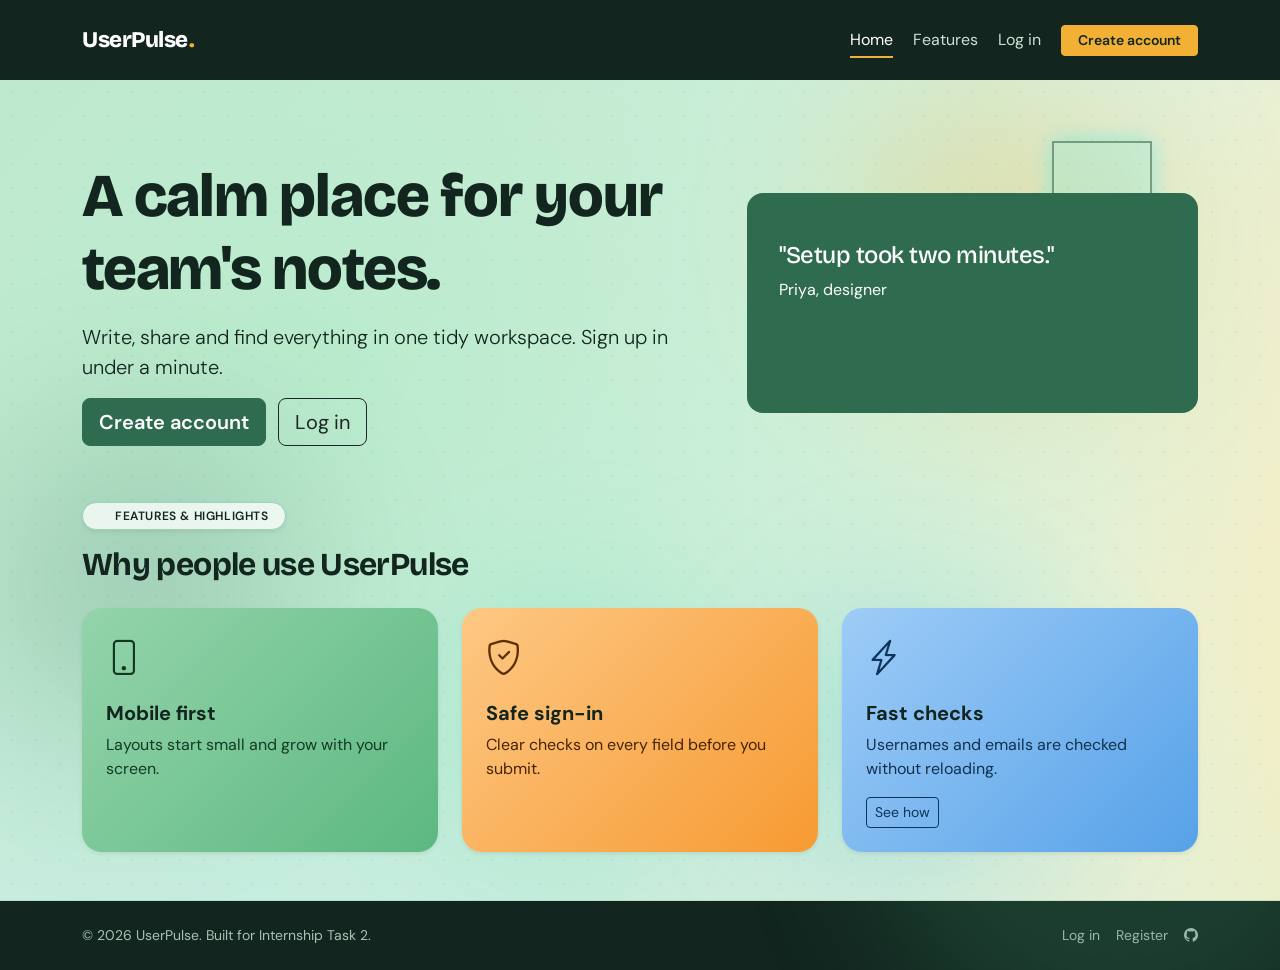
<file: index.html>
<!DOCTYPE html><html lang="en"><head><meta charset="utf-8"><meta name="viewport" content="width=device-width, initial-scale=1">
<link href="https://cdn.jsdelivr.net/npm/bootstrap@5.3.3/dist/css/bootstrap.min.css" rel="stylesheet">
<link href="https://cdn.jsdelivr.net/npm/bootstrap-icons@1.11.3/font/bootstrap-icons.min.css" rel="stylesheet">
<link href="https://fonts.googleapis.com/css2?family=Bricolage+Grotesque:wght@700;800&family=DM+Sans:wght@400;500;600&display=swap" rel="stylesheet">
<link href="css/style.css" rel="stylesheet"><title>User Pulse</title></head>
<body class="d-flex flex-column min-vh-100 bg-animated position-relative">
<div class="bg-shape shape-1"></div>
<div class="bg-shape shape-2"></div>
<div class="bg-shape shape-3"></div>
<div id="navbar"></div>
<main>
<div class="hero-features-merged position-relative overflow-hidden">
  <div class="merged-ambient-orb orb-1"></div>
  <div class="merged-ambient-orb orb-2"></div>
  <div class="merged-ambient-orb orb-3"></div>
  <div class="merged-ambient-orb orb-4"></div>

  <section class="hero position-relative">
    <div class="hero-cube">
      <div class="hero-cube-face"></div><div class="hero-cube-face"></div><div class="hero-cube-face"></div>
      <div class="hero-cube-face"></div><div class="hero-cube-face"></div><div class="hero-cube-face"></div>
    </div>
    <div class="container"><div class="row align-items-center g-4 position-relative z-1">
    <div class="col-lg-7">
      <h1>A calm place for your team's notes.</h1>
      <p class="lead my-3">Write, share and find everything in one tidy workspace. Sign up in under a minute.</p>
      <a href="register.html" class="btn btn-brand btn-lg me-2">Create account</a>
      <a href="login.html" class="btn btn-outline-dark btn-lg">Log in</a>
    </div>
    <div class="col-lg-5 d-none d-lg-block">
      <div id="quotes" class="carousel slide" data-bs-ride="carousel"><div class="carousel-inner">
        <div class="carousel-item active"><h4>"Setup took two minutes."</h4><p class="mb-0">Priya, designer</p></div>
        <div class="carousel-item"><h4>"Finally, notes I can find."</h4><p class="mb-0">Arjun, developer</p></div>
        <div class="carousel-item"><h4>"Works great on my phone."</h4><p class="mb-0">Meera, student</p></div>
      </div></div>
    </div>
  </div></div></section>

  <section id="features" class="container pb-5 pt-3 position-relative z-1">
    <div class="d-inline-flex align-items-center gap-2 px-3 py-1 mb-3 rounded-pill bg-white bg-opacity-75 border border-success-subtle shadow-sm">
      <span class="spinner-grow spinner-grow-sm text-success" role="status" style="width: 8px; height: 8px;"></span>
      <span class="small fw-semibold text-uppercase tracking-wide" style="letter-spacing: 0.05em; font-size: 0.75rem;">Features & Highlights</span>
    </div>
    <h2 class="mb-4 fw-bold">Why people use UserPulse</h2>
    <div class="row g-4">
      <div class="col-12 col-md-6 col-lg-4">
        <div class="card feature-card card-color-1 h-100 p-4 border-0 shadow-sm">
          <div class="feature-icon mb-2"><i class="bi bi-phone"></i></div>
          <h5 class="mt-2 fw-bold">Mobile first</h5>
          <p class="mb-0 text-muted">Layouts start small and grow with your screen.</p>
        </div>
      </div>
      <div class="col-12 col-md-6 col-lg-4">
        <div class="card feature-card card-color-2 h-100 p-4 border-0 shadow-sm">
          <div class="feature-icon mb-2"><i class="bi bi-shield-check"></i></div>
          <h5 class="mt-2 fw-bold">Safe sign-in</h5>
          <p class="mb-0 text-muted">Clear checks on every field before you submit.</p>
        </div>
      </div>
      <div class="col-12 col-md-6 col-lg-4">
        <div class="card feature-card card-color-3 h-100 p-4 border-0 shadow-sm">
          <div class="feature-icon mb-2"><i class="bi bi-lightning-charge"></i></div>
          <h5 class="mt-2 fw-bold">Fast checks</h5>
          <p class="mb-0 text-muted">Usernames and emails are checked without reloading.</p>
          <button class="btn btn-sm btn-outline-dark mt-3 align-self-start" data-bs-toggle="modal" data-bs-target="#demoModal">See how</button>
        </div>
      </div>
    </div>
  </section>
</div>
</main>
<div class="modal fade" id="demoModal" tabindex="-1"><div class="modal-dialog modal-dialog-centered modal-lg"><div class="modal-content ajax-demo-modal p-0">
  <div class="ajax-demo-header">
    <div class="d-flex align-items-center gap-2">
      <span class="ajax-demo-icon"><i class="bi bi-broadcast"></i></span>
      <div>
        <h5 class="mb-0 fw-bold">Live AJAX Availability Check</h5>
        <p class="mb-0 small text-white-50">Type below — the browser queries PHP in the background, no reload needed.</p>
      </div>
    </div>
    <button type="button" class="btn-close btn-close-white" data-bs-dismiss="modal" aria-label="Close"></button>
  </div>
  <div class="ajax-demo-body">
    <div class="row g-4">

      <div class="col-12 col-sm-6">
        <label class="form-label fw-semibold" for="demoUsername"><i class="bi bi-person me-1"></i>Username</label>
        <input class="form-control" id="demoUsername" placeholder="e.g. admin" autocomplete="off">
        <div class="check-msg mt-1" id="demoUsernameMsg"></div>
      </div>

      <div class="col-12 col-sm-6">
        <label class="form-label fw-semibold" for="demoEmail"><i class="bi bi-envelope me-1"></i>Email</label>
        <input class="form-control" id="demoEmail" placeholder="e.g. test@example.com" autocomplete="off">
        <div class="check-msg mt-1" id="demoEmailMsg"></div>
      </div>
    </div>

    <div class="ajax-demo-hints mt-3">
      <span class="small fw-semibold text-muted me-1">Try these:</span>
      <button class="chip chip-taken" data-target="demoUsername" data-value="admin">admin</button>
      <button class="chip chip-taken" data-target="demoUsername" data-value="subha">subha</button>
      <button class="chip chip-free" data-target="demoUsername" data-value="john_doe">john_doe</button>
      <button class="chip chip-taken" data-target="demoEmail" data-value="test@example.com">test@example.com</button>
      <button class="chip chip-free" data-target="demoEmail" data-value="hello@gmail.com">hello@gmail.com</button>
    </div>

    <div class="ajax-log-wrap mt-4">
      <div class="d-flex align-items-center gap-2 mb-2">
        <i class="bi bi-terminal-fill text-muted"></i>
        <span class="small fw-semibold text-muted text-uppercase" style="letter-spacing:.05em">Network Log</span>
        <button class="btn btn-sm btn-outline-secondary py-0 px-2 ms-auto" id="clearLog" style="font-size:.7rem">Clear</button>
      </div>
      <div class="ajax-log" id="ajaxLog"><span class="text-muted fst-italic">Waiting for a check…</span></div>
    </div>
  </div>
  <div class="ajax-demo-footer">
    <span class="small text-muted"><i class="bi bi-info-circle me-1"></i>Falls back to client-side dummy data when PHP is unavailable.</span>
    <a class="btn btn-brand btn-sm" href="register.html">Go to Register <i class="bi bi-arrow-right"></i></a>
  </div>
</div></div></div>
<div id="footer"></div>

<script src="https://cdn.jsdelivr.net/npm/bootstrap@5.3.3/dist/js/bootstrap.bundle.min.js"></script>
<script src="js/components.js"></script>
<script src="js/main.js"></script>

</body></html>
</file>
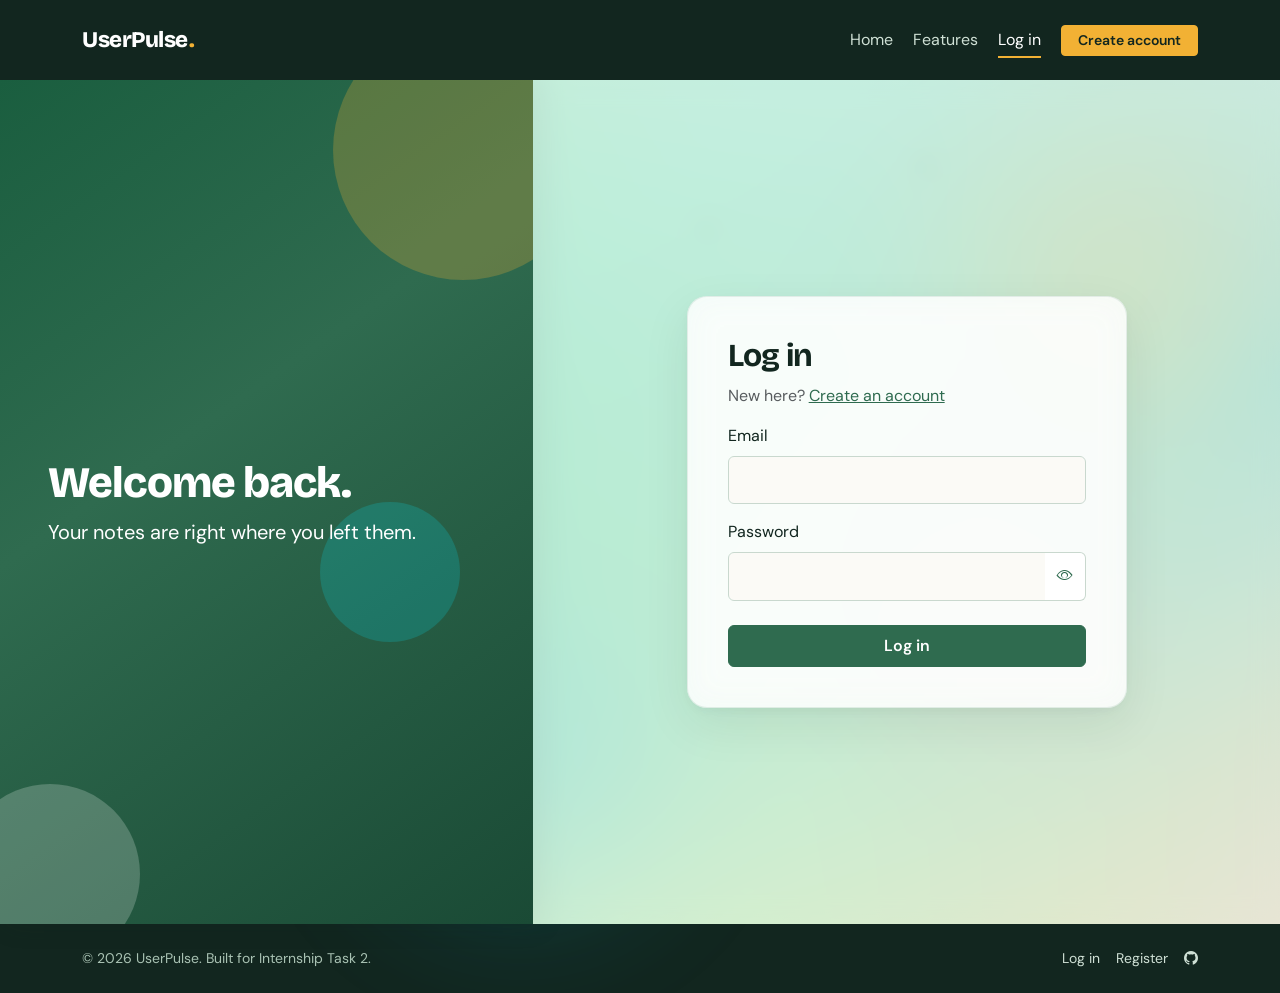
<file: login.html>
<!DOCTYPE html><html lang="en"><head><meta charset="utf-8"><meta name="viewport" content="width=device-width, initial-scale=1">
<link href="https://cdn.jsdelivr.net/npm/bootstrap@5.3.3/dist/css/bootstrap.min.css" rel="stylesheet">
<link href="https://cdn.jsdelivr.net/npm/bootstrap-icons@1.11.3/font/bootstrap-icons.min.css" rel="stylesheet">
<link href="https://fonts.googleapis.com/css2?family=Bricolage+Grotesque:wght@700;800&family=DM+Sans:wght@400;500;600&display=swap" rel="stylesheet">
<link href="css/style.css" rel="stylesheet"><title>UserPulse: Log in</title></head>
<body class="d-flex flex-column min-vh-100 login-page">

<div class="login-bg-shape login-shape-1"></div>
<div class="login-bg-shape login-shape-2"></div>
<div class="login-bg-shape login-shape-3"></div>
<div class="login-bg-shape login-shape-4"></div>

<div class="login-particle p1"></div>
<div class="login-particle p2"></div>
<div class="login-particle p3"></div>
<div class="login-particle p4"></div>
<div class="login-particle p5"></div>
<div class="login-particle p6"></div>

<div id="navbar"></div>
<main class="auth-wrap row g-0 flex-grow-1 position-relative z-1">
  <aside class="auth-side col-md-5 d-none d-md-flex flex-column justify-content-center p-5">
    <span class="blob b1"></span><span class="blob b2"></span>
    <span class="blob b3"></span>
    <h2 class="position-relative">Welcome back.</h2>
    <p class="position-relative fs-5 mb-0">Your notes are right where you left them.</p>
  </aside>
  <section class="col-12 col-md-7 d-flex align-items-center justify-content-center p-4 login-form-section">
    <div class="auth-card">
      <h1 class="h2 fw-bold">Log in</h1>
      <p class="text-muted">New here? <a href="register.html">Create an account</a></p>
      <form id="loginForm" novalidate>
        <div class="mb-3"><label class="form-label" for="email">Email</label>
          <input class="form-control" id="email" name="email" type="email" autocomplete="email">
          <div class="invalid-feedback"></div></div>
        <div class="mb-3"><label class="form-label" for="password">Password</label>
          <div class="input-group has-validation">
            <input class="form-control" id="password" name="password" type="password" autocomplete="current-password">
            <button class="btn btn-eye" type="button" data-toggle-password="password" aria-label="Show password"><i class="bi bi-eye"></i></button>
            <div class="invalid-feedback"></div></div></div>
        <button class="btn btn-brand w-100 py-2 mt-2" type="submit">Log in</button>
      </form>
    </div>
  </section>
</main>
<div class="modal fade" id="successModal" tabindex="-1"><div class="modal-dialog modal-dialog-centered"><div class="modal-content text-center p-4">
<i class="bi bi-check-circle-fill display-4 text-success"></i><h4 class="mt-2">Login Successfully</h4>
<button class="btn btn-brand" data-bs-dismiss="modal">Close</button></div></div></div>
<div id="footer"></div>
<script src="https://cdn.jsdelivr.net/npm/bootstrap@5.3.3/dist/js/bootstrap.bundle.min.js"></script>
<script src="js/components.js"></script>
<script src="js/main.js"></script>
</body></html>
</file>
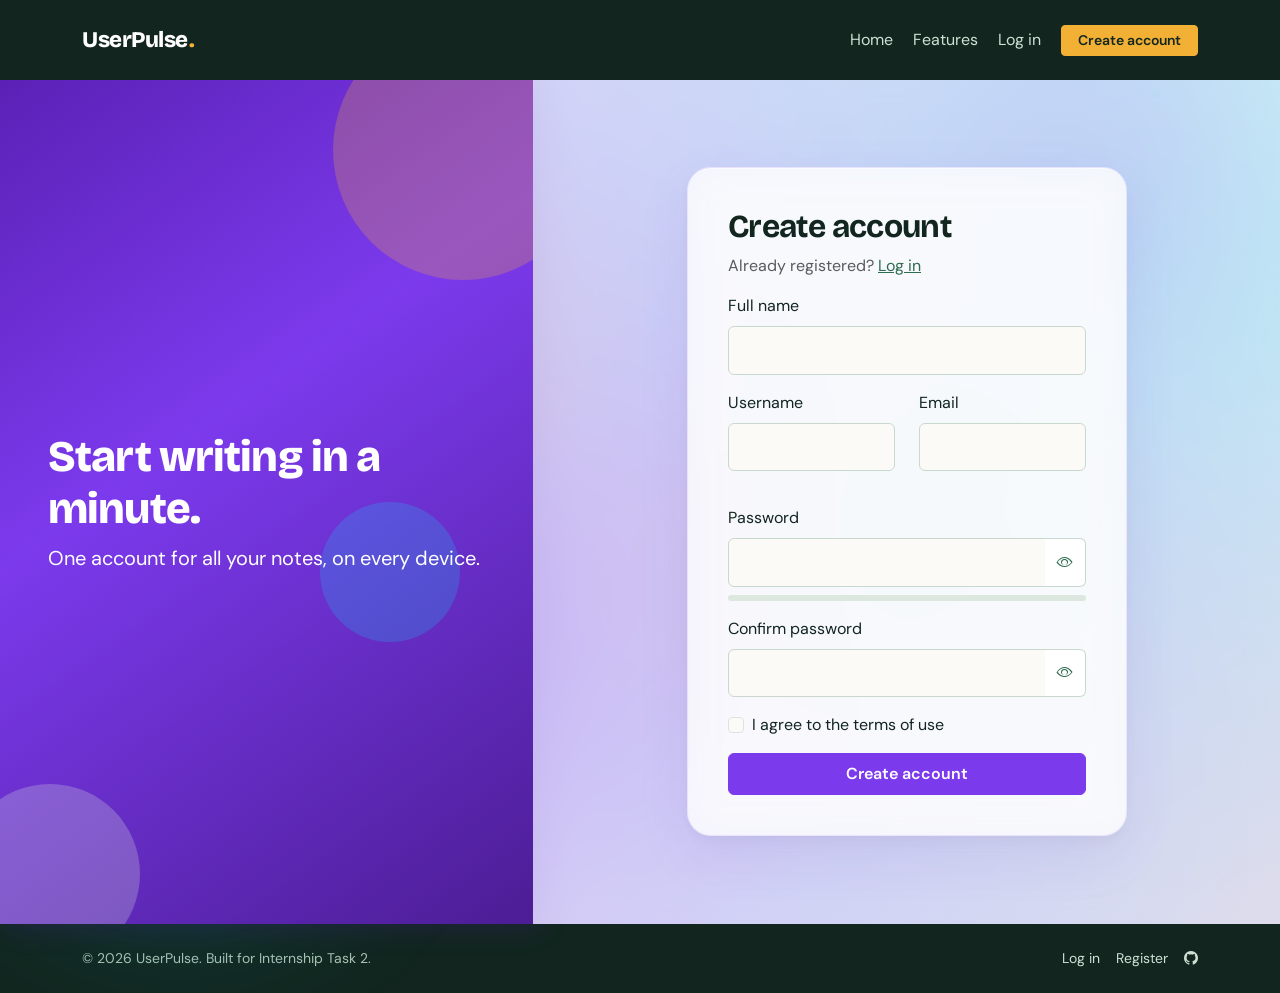
<file: register.html>
<!DOCTYPE html><html lang="en"><head><meta charset="utf-8"><meta name="viewport" content="width=device-width, initial-scale=1">
<link href="https://cdn.jsdelivr.net/npm/bootstrap@5.3.3/dist/css/bootstrap.min.css" rel="stylesheet">
<link href="https://cdn.jsdelivr.net/npm/bootstrap-icons@1.11.3/font/bootstrap-icons.min.css" rel="stylesheet">
<link href="https://fonts.googleapis.com/css2?family=Bricolage+Grotesque:wght@700;800&family=DM+Sans:wght@400;500;600&display=swap" rel="stylesheet">
<link href="css/style.css" rel="stylesheet"><title>UserPulse: Create account</title></head>
<body class="register-page d-flex flex-column min-vh-100">

<span class="register-bg-shape reg-shape-1"></span>
<span class="register-bg-shape reg-shape-2"></span>
<span class="register-bg-shape reg-shape-3"></span>
<span class="register-bg-shape reg-shape-4"></span>
<span class="register-bg-shape reg-shape-5"></span>

<span class="register-particle rp1"></span>
<span class="register-particle rp2"></span>
<span class="register-particle rp3"></span>
<span class="register-particle rp4"></span>
<span class="register-particle rp5"></span>
<span class="register-particle rp6"></span>
<span class="register-particle rp7"></span>

<div id="navbar"></div>
<main class="auth-wrap row g-0 flex-grow-1">
  <aside class="auth-side col-md-5 d-none d-md-flex flex-column justify-content-center p-5">
    <span class="blob b1"></span><span class="blob b2"></span><span class="blob b3"></span>
    <h2 class="position-relative">Start writing in a minute.</h2>
    <p class="position-relative fs-5 mb-0">One account for all your notes, on every device.</p>
  </aside>
  <section class="register-form-section col-12 col-md-7 d-flex align-items-center justify-content-center p-4">
    <div class="auth-card">
      <h1 class="h2 fw-bold">Create account</h1>
      <p class="text-muted">Already registered? <a href="login.html">Log in</a></p>
      <form id="registerForm" novalidate>
        <div class="mb-3"><label class="form-label" for="fullname">Full name</label>
          <input class="form-control" id="fullname" name="fullname" autocomplete="name"><div class="invalid-feedback"></div></div>
        <div class="row">
          <div class="col-12 col-sm-6 mb-3"><label class="form-label" for="username">Username</label>
            <input class="form-control" id="username" name="username" autocomplete="username"><div class="invalid-feedback"></div>
            <div class="check-msg" id="usernameMsg"></div></div>
          <div class="col-12 col-sm-6 mb-3"><label class="form-label" for="email">Email</label>
            <input class="form-control" id="email" name="email" type="email" autocomplete="email"><div class="invalid-feedback"></div>
            <div class="check-msg" id="emailMsg"></div></div>
        </div>
        <div class="mb-3"><label class="form-label" for="regPass">Password</label>
          <div class="input-group has-validation">
            <input class="form-control" id="regPass" name="password" type="password" autocomplete="new-password">
            <button class="btn btn-eye" type="button" data-toggle-password="regPass" aria-label="Show password"><i class="bi bi-eye"></i></button>
            <div class="invalid-feedback"></div></div>
          <div class="strength mt-2"><div id="strengthBar"></div></div></div>
        <div class="mb-3"><label class="form-label" for="confirm">Confirm password</label>
          <div class="input-group has-validation">
            <input class="form-control" id="confirm" name="confirm" type="password" autocomplete="new-password">
            <button class="btn btn-eye" type="button" data-toggle-password="confirm" aria-label="Show password"><i class="bi bi-eye"></i></button>
            <div class="invalid-feedback"></div></div></div>
        <div class="form-check mb-3">
          <input class="form-check-input" type="checkbox" id="terms" name="terms">
          <label class="form-check-label" for="terms">I agree to the terms of use</label>
          <div class="invalid-feedback">Accept the terms to continue.</div></div>
        <button class="btn btn-brand w-100 py-2" type="submit">Create account</button>
      </form>
    </div>
  </section>
</main>
<div class="modal fade" id="successModal" tabindex="-1"><div class="modal-dialog modal-dialog-centered"><div class="modal-content text-center p-4">
<i class="bi bi-check-circle-fill display-4 text-success"></i><h4 class="mt-2"> Successfully! Create Your Account</h4>
<button class="btn btn-brand" data-bs-dismiss="modal">Close</button></div></div></div>
<div id="footer"></div>
<script src="https://cdn.jsdelivr.net/npm/bootstrap@5.3.3/dist/js/bootstrap.bundle.min.js"></script>
<script src="js/components.js"></script>
<script src="js/main.js"></script>
</body></html>
</file>
<file: css/style.css>
:root{
  --ink:#12261F; --moss:#2F6B4F; --sage:#DCE8DF; --saffron:#F2B134; --paper:#FBFAF6;
  --bs-primary:var(--moss); --bs-primary-rgb:47,107,79;
  --bs-body-bg:var(--paper); --bs-body-color:var(--ink);
  --bs-body-font-family:'DM Sans',system-ui,sans-serif;
}
html{scroll-behavior:smooth}
h1,h2,h3,h4,.brand{font-family:'Bricolage Grotesque',sans-serif;letter-spacing:-.02em}
.btn-brand{--bs-btn-bg:var(--moss);--bs-btn-border-color:var(--moss);--bs-btn-color:#fff;
  --bs-btn-hover-bg:var(--ink);--bs-btn-hover-border-color:var(--ink);--bs-btn-hover-color:#fff;
  --bs-btn-active-bg:var(--ink);--bs-btn-active-border-color:var(--ink);--bs-btn-active-color:#fff;
  font-weight:600;transition:transform .2s,box-shadow .2s}
.btn-brand:hover{transform:translateY(-2px);box-shadow:0 8px 18px rgba(18,38,31,.22)}
.btn-saffron{background:var(--saffron);border-color:var(--saffron);color:var(--ink);font-weight:600}
.btn-saffron:hover{background:#e0a021;color:var(--ink)}
a{color:var(--moss)} a:hover{color:var(--ink)}
:focus-visible{outline:3px solid var(--saffron);outline-offset:2px}

.site-nav{height: 80px;}
.site-nav{background:var(--ink)}
.site-nav .nav-link{color:#cfe0d5;position:relative}
.site-nav .nav-link::after{content:"";position:absolute;left:.5rem;right:.5rem;bottom:2px;height:2px;
  background:var(--saffron);transform:scaleX(0);transition:transform .25s}
.site-nav .nav-link:hover::after,.site-nav .nav-link.active::after{transform:scaleX(1)}
.brand {
  color: #fff;
  font-weight: 800;
  font-size: 1.4rem;
  text-decoration: none;
  display: inline-flex;
  align-items: center;
  position: relative;
  transition: transform 0.3s cubic-bezier(0.34, 1.56, 0.64, 1), text-shadow 0.3s ease, letter-spacing 0.3s ease;
}

.brand span {
  color: var(--saffron);
  display: inline-block;
  margin-left: 1px;
  transition: transform 0.35s cubic-bezier(0.34, 1.56, 0.64, 1), color 0.3s ease, filter 0.35s ease;
}

.brand:hover,
.brand:focus-visible {
  color: #fff;
  text-decoration: none;
  transform: translateY(-2px) scale(1.03);
  text-shadow: 0 0 16px rgba(255, 255, 255, 0.45), 0 0 24px rgba(242, 177, 52, 0.35);
  letter-spacing: 0.01em;
}

.brand:hover span,
.brand:focus-visible span {
  color: #ffd166;
  transform: translateY(-3px) scale(1.4) rotate(12deg);
  filter: drop-shadow(0 0 10px rgba(242, 177, 52, 0.9)) drop-shadow(0 0 16px rgba(242, 177, 52, 0.6));
}

.brand:active {
  transform: translateY(0) scale(0.98);
}
.site-footer{background:var(--ink);color:#a9c2b3}
.site-footer a{color:#cfe0d5;text-decoration:none}.site-footer a:hover{color:var(--saffron)}

.hero-features-merged {
  background: 
    radial-gradient(circle at 12% 18%, rgba(184, 235, 204, 0.95) 0%, transparent 40%),
    radial-gradient(circle at 88% 12%, rgba(254, 222, 148, 0.9) 0%, transparent 45%),
    radial-gradient(circle at 82% 85%, rgba(167, 243, 208, 0.85) 0%, transparent 50%),
    radial-gradient(circle at 18% 85%, rgba(186, 230, 253, 0.85) 0%, transparent 45%),
    linear-gradient(135deg, #c7e5d1 0%, #e1f4e7 25%, #fef0c7 50%, #ccecd6 75%, #bee0cb 100%);
  background-size: 200% 200%;
  animation: mergedGradientFlow 14s ease-in-out infinite;
  position: relative;
  overflow: hidden;
  border-bottom: 1px solid rgba(47, 107, 79, 0.12);
  transition: background 0.6s ease;
}
.hero-features-merged::before {
  content: "";
  position: absolute;
  inset: 0;
  background-image: radial-gradient(rgba(18, 38, 31, 0.05) 1.2px, transparent 1.2px);
  background-size: 24px 24px;
  pointer-events: none;
  z-index: 0;
}
@keyframes mergedGradientFlow {
  0% { background-position: 0% 50%; }
  50% { background-position: 100% 50%; }
  100% { background-position: 0% 50%; }
}

.merged-ambient-orb {
  position: absolute;
  border-radius: 50%;
  filter: blur(65px);
  pointer-events: none;
  z-index: 0;
  opacity: 0.6;
  transition: background 0.6s ease, opacity 0.6s ease;
  animation: floatMergedOrb 16s infinite alternate ease-in-out;
}
.orb-1 {
  width: 480px;
  height: 480px;
  background: radial-gradient(circle, rgba(242, 177, 52, 0.6) 0%, rgba(242, 177, 52, 0) 70%);
  top: -90px;
  right: 3%;
}
.orb-2 {
  width: 520px;
  height: 520px;
  background: radial-gradient(circle, rgba(47, 107, 79, 0.45) 0%, rgba(47, 107, 79, 0) 70%);
  top: 30%;
  left: -120px;
  animation-delay: -5s;
  animation-duration: 20s;
}
.orb-3 {
  width: 420px;
  height: 420px;
  background: radial-gradient(circle, rgba(6, 182, 212, 0.45) 0%, rgba(6, 182, 212, 0) 70%);
  bottom: -50px;
  right: 12%;
  animation-delay: -10s;
  animation-duration: 18s;
}
.orb-4 {
  width: 380px;
  height: 380px;
  background: radial-gradient(circle, rgba(52, 211, 153, 0.5) 0%, rgba(52, 211, 153, 0) 70%);
  top: 55%;
  left: 30%;
  animation-delay: -7s;
  animation-duration: 22s;
}
@keyframes floatMergedOrb {
  0% { transform: translate(0, 0) scale(1); }
  50% { transform: translate(60px, -45px) scale(1.15); }
  100% { transform: translate(-45px, 60px) scale(0.9); }
}

.hero {
  background: transparent;
  padding: 5rem 0 2.5rem;
}
.hero h1{font-size:clamp(2.2rem,6vw,3.8rem);font-weight:800}

.feature-card {
  border-radius: 1.25rem;
  transition: transform .35s cubic-bezier(0.2, 0.8, 0.2, 1), box-shadow .35s ease, border-color .35s ease;
  backdrop-filter: blur(8px);
}
.feature-card:hover {
  transform: translateY(-8px) scale(1.02);
  box-shadow: 0 18px 36px rgba(18, 38, 31, .14);
}
.feature-card .feature-icon i {
  font-size: 2.2rem;
  color: var(--moss);
  display: inline-block;
  transition: transform .35s cubic-bezier(0.34, 1.56, 0.64, 1);
}
.feature-card:hover .feature-icon i {
  transform: scale(1.2) rotate(6deg);
}
.carousel-item{min-height:220px;background:var(--moss);color:#fff;border-radius:1rem;padding:3rem 2rem}

.auth-wrap{min-height:calc(100vh - 56px)}
.auth-side{background:var(--moss);color:#fff;position:relative;overflow:hidden}
.auth-side h2{font-size:clamp(2rem,3.4vw,3rem);font-weight:800}
.blob{position:absolute;border-radius:50%;opacity:.25;animation:float 9s ease-in-out infinite}
.blob.b1{width:260px;height:260px;background:var(--saffron);top:-60px;right:-60px}
.blob.b2{width:180px;height:180px;background:var(--sage);bottom:-40px;left:-40px;animation-delay:-4s}
.blob.b3{width:140px;height:140px;background:#00e5ff;top:50%;left:60%;opacity:0.18;animation-delay:-7s}
@keyframes float{50%{transform:translateY(24px) scale(1.06)}}
.auth-card{max-width:440px;width:100%;animation:rise .6s cubic-bezier(.2,.8,.2,1) both}
@keyframes rise{from{opacity:0;transform:translateY(24px)}to{opacity:1;transform:none}}
.form-control{padding:.7rem .9rem;border-color:#c9d8ce;transition:border-color .2s,box-shadow .2s}
.form-control:focus{border-color:var(--moss);box-shadow:0 0 0 .22rem rgba(47,107,79,.18)}
.input-group .btn-eye{border:1px solid #c9d8ce;border-left:0;background:#fff;color:var(--moss)}
.shake{animation:shake .4s}
@keyframes shake{20%,60%{transform:translateX(-7px)}40%,80%{transform:translateX(7px)}}
.strength{height:6px;background:var(--sage);border-radius:3px;overflow:hidden}
.strength>div{height:100%;width:0;transition:width .3s,background .3s}
.check-msg{font-size:.85rem;min-height:1.2rem}

.login-page {
  background:
    radial-gradient(circle at 10% 20%, rgba(52, 211, 153, 0.85) 0%, transparent 30%),
    radial-gradient(circle at 90% 15%, rgba(251, 191, 36, 0.8) 0%, transparent 35%),
    radial-gradient(circle at 85% 80%, rgba(56, 189, 248, 0.8) 0%, transparent 35%),
    radial-gradient(circle at 15% 85%, rgba(74, 222, 128, 0.75) 0%, transparent 30%),
    radial-gradient(circle at 50% 50%, rgba(253, 164, 175, 0.55) 0%, transparent 45%),
    radial-gradient(circle at 40% 15%, rgba(6, 182, 212, 0.6) 0%, transparent 30%),
    linear-gradient(135deg, #b8e5c8 0%, #d4f5df 15%, #fde68a 35%, #bae6fd 55%, #bbf7d0 75%, #c7e5d1 100%);
  background-size: 250% 250%;
  animation: loginGradient 14s ease-in-out infinite;
  position: relative;
  overflow-x: hidden;
}
.login-page::before {
  content: "";
  position: fixed;
  inset: 0;
  background-image: radial-gradient(rgba(18, 38, 31, 0.05) 1.2px, transparent 1.2px);
  background-size: 22px 22px;
  pointer-events: none;
  z-index: 0;
}
@keyframes loginGradient {
  0% { background-position: 0% 50%; }
  50% { background-position: 100% 50%; }
  100% { background-position: 0% 50%; }
}

.login-bg-shape {
  position: fixed;
  border-radius: 50%;
  filter: blur(65px);
  pointer-events: none;
  z-index: 0;
  opacity: 0;
  animation: loginShapeIn 1.2s ease-out forwards, loginShapeFloat 18s ease-in-out infinite alternate;
}
.login-shape-1 {
  width: 450px;
  height: 450px;
  background: radial-gradient(circle, rgba(47, 107, 79, 0.7) 0%, transparent 70%);
  top: -80px;
  left: -60px;
  animation-delay: 0s, 0s;
}
.login-shape-2 {
  width: 480px;
  height: 480px;
  background: radial-gradient(circle, rgba(242, 177, 52, 0.65) 0%, transparent 70%);
  top: 5%;
  right: -80px;
  animation-delay: 0.2s, -4s;
}
.login-shape-3 {
  width: 400px;
  height: 400px;
  background: radial-gradient(circle, rgba(6, 182, 212, 0.6) 0%, transparent 70%);
  bottom: -60px;
  left: 25%;
  animation-delay: 0.4s, -8s;
}
.login-shape-4 {
  width: 360px;
  height: 360px;
  background: radial-gradient(circle, rgba(251, 113, 133, 0.5) 0%, transparent 70%);
  bottom: 15%;
  right: 10%;
  animation-delay: 0.6s, -12s;
}
@keyframes loginShapeIn {
  from { opacity: 0; transform: scale(0.6); }
  to { opacity: 0.65; transform: scale(1); }
}
@keyframes loginShapeFloat {
  0% { transform: translate(0, 0) scale(1); }
  50% { transform: translate(50px, -35px) scale(1.1); }
  100% { transform: translate(-35px, 50px) scale(0.92); }
}

.login-particle {
  position: fixed;
  border-radius: 50%;
  pointer-events: none;
  z-index: 0;
  opacity: 0;
  animation: particleFadeIn 1s ease-out forwards, particleFloat 12s ease-in-out infinite alternate;
}
.p1 {
  width: 8px; height: 8px;
  background: var(--moss);
  top: 18%; left: 72%;
  animation-delay: 0.8s, 0s;
}
.p2 {
  width: 6px; height: 6px;
  background: var(--saffron);
  top: 35%; left: 85%;
  animation-delay: 1.1s, -2s;
}
.p3 {
  width: 10px; height: 10px;
  background: rgba(6, 182, 212, 0.7);
  top: 65%; left: 78%;
  animation-delay: 1.4s, -4s;
}
.p4 {
  width: 5px; height: 5px;
  background: var(--saffron);
  top: 80%; left: 60%;
  animation-delay: 1.6s, -6s;
}
.p5 {
  width: 7px; height: 7px;
  background: var(--moss);
  top: 25%; left: 55%;
  animation-delay: 1.9s, -3s;
}
.p6 {
  width: 4px; height: 4px;
  background: rgba(52, 211, 153, 0.8);
  top: 50%; left: 92%;
  animation-delay: 2.1s, -5s;
}
@keyframes particleFadeIn {
  from { opacity: 0; transform: scale(0); }
  to { opacity: 0.7; transform: scale(1); }
}
@keyframes particleFloat {
  0% { transform: translate(0, 0); }
  25% { transform: translate(-15px, 20px); }
  50% { transform: translate(10px, -25px); }
  75% { transform: translate(-20px, -10px); }
  100% { transform: translate(15px, 15px); }
}

.login-form-section {
  position: relative;
  background: rgba(251, 250, 246, 0.55);
  backdrop-filter: blur(12px);
  -webkit-backdrop-filter: blur(12px);
}

.login-page .auth-side {
  background: linear-gradient(145deg, #1a5e3f 0%, #2F6B4F 40%, #1a4a35 100%);
  box-shadow: 6px 0 24px rgba(18, 38, 31, 0.2);
}
.login-page .auth-side h2 {
  animation: slideInLeft 0.7s cubic-bezier(0.2, 0.8, 0.2, 1) 0.3s both;
}
.login-page .auth-side p {
  animation: slideInLeft 0.7s cubic-bezier(0.2, 0.8, 0.2, 1) 0.5s both;
}
@keyframes slideInLeft {
  from { opacity: 0; transform: translateX(-30px); }
  to { opacity: 1; transform: translateX(0); }
}

.login-page .auth-card {
  background: rgba(255, 255, 255, 0.8);
  backdrop-filter: blur(16px);
  -webkit-backdrop-filter: blur(16px);
  border: 1px solid rgba(47, 107, 79, 0.1);
  border-radius: 1.25rem;
  padding: 2.5rem;
  box-shadow: 0 16px 48px rgba(18, 38, 31, 0.08), 0 4px 12px rgba(18, 38, 31, 0.04);
  animation: rise 0.6s cubic-bezier(.2,.8,.2,1) 0.2s both;
  transition: box-shadow 0.3s ease, transform 0.3s ease;
}
.login-page .auth-card:hover {
  box-shadow: 0 20px 56px rgba(18, 38, 31, 0.12), 0 6px 16px rgba(18, 38, 31, 0.06);
  transform: translateY(-2px);
}

.login-page .auth-card h1 {
  animation: fadeSlideUp 0.5s ease-out 0.4s both;
}
.login-page .auth-card > p {
  animation: fadeSlideUp 0.5s ease-out 0.5s both;
}
.login-page .auth-card .mb-3:nth-child(1) {
  animation: fadeSlideUp 0.5s ease-out 0.6s both;
}
.login-page .auth-card .mb-3:nth-child(2) {
  animation: fadeSlideUp 0.5s ease-out 0.7s both;
}
.login-page .auth-card button[type="submit"] {
  animation: fadeSlideUp 0.5s ease-out 0.8s both;
}
@keyframes fadeSlideUp {
  from { opacity: 0; transform: translateY(16px); }
  to { opacity: 1; transform: translateY(0); }
}

.register-page {
  background:
    radial-gradient(circle at 15% 25%, rgba(139, 92, 246, 0.8) 0%, transparent 32%),
    radial-gradient(circle at 85% 18%, rgba(6, 182, 212, 0.75) 0%, transparent 38%),
    radial-gradient(circle at 80% 82%, rgba(52, 211, 153, 0.8) 0%, transparent 35%),
    radial-gradient(circle at 12% 80%, rgba(251, 191, 36, 0.7) 0%, transparent 32%),
    radial-gradient(circle at 50% 45%, rgba(244, 114, 182, 0.5) 0%, transparent 40%),
    radial-gradient(circle at 35% 10%, rgba(34, 211, 238, 0.55) 0%, transparent 30%),
    linear-gradient(135deg, #ddd6fe 0%, #e0f2fe 18%, #ccfbf1 36%, #fef3c7 54%, #ede9fe 72%, #d1fae5 100%);
  background-size: 250% 250%;
  animation: registerGradient 16s ease-in-out infinite;
  position: relative;
  overflow-x: hidden;
}
.register-page::before {
  content: "";
  position: fixed;
  inset: 0;
  background-image: radial-gradient(rgba(88, 28, 135, 0.05) 1.2px, transparent 1.2px);
  background-size: 24px 24px;
  pointer-events: none;
  z-index: 0;
}
@keyframes registerGradient {
  0% { background-position: 0% 50%; }
  33% { background-position: 100% 25%; }
  66% { background-position: 50% 100%; }
  100% { background-position: 0% 50%; }
}

.register-bg-shape {
  position: fixed;
  border-radius: 50%;
  filter: blur(70px);
  pointer-events: none;
  z-index: 0;
  opacity: 0;
  animation: regShapeIn 1s ease-out forwards, regShapeFloat 20s ease-in-out infinite alternate;
}
.reg-shape-1 {
  width: 460px;
  height: 460px;
  background: radial-gradient(circle, rgba(139, 92, 246, 0.65) 0%, transparent 70%);
  top: -90px;
  right: -50px;
  animation-delay: 0s, 0s;
}
.reg-shape-2 {
  width: 500px;
  height: 500px;
  background: radial-gradient(circle, rgba(6, 182, 212, 0.6) 0%, transparent 70%);
  bottom: -80px;
  left: -70px;
  animation-delay: 0.25s, -5s;
}
.reg-shape-3 {
  width: 380px;
  height: 380px;
  background: radial-gradient(circle, rgba(52, 211, 153, 0.55) 0%, transparent 70%);
  top: 40%;
  right: 15%;
  animation-delay: 0.5s, -10s;
}
.reg-shape-4 {
  width: 340px;
  height: 340px;
  background: radial-gradient(circle, rgba(251, 191, 36, 0.5) 0%, transparent 70%);
  top: 20%;
  left: 20%;
  animation-delay: 0.7s, -7s;
}
.reg-shape-5 {
  width: 300px;
  height: 300px;
  background: radial-gradient(circle, rgba(244, 114, 182, 0.45) 0%, transparent 70%);
  bottom: 20%;
  right: 35%;
  animation-delay: 0.9s, -13s;
}
@keyframes regShapeIn {
  from { opacity: 0; transform: scale(0.5) rotate(-10deg); }
  to { opacity: 0.6; transform: scale(1) rotate(0deg); }
}
@keyframes regShapeFloat {
  0% { transform: translate(0, 0) scale(1) rotate(0deg); }
  33% { transform: translate(40px, -55px) scale(1.12) rotate(3deg); }
  66% { transform: translate(-50px, 30px) scale(0.95) rotate(-2deg); }
  100% { transform: translate(30px, 45px) scale(1.05) rotate(1deg); }
}

.register-particle {
  position: fixed;
  border-radius: 50%;
  pointer-events: none;
  z-index: 0;
  opacity: 0;
  animation: regParticleIn 0.8s ease-out forwards, regParticleFloat 14s ease-in-out infinite alternate;
}
.rp1 {
  width: 9px; height: 9px;
  background: rgba(139, 92, 246, 0.8);
  top: 15%; left: 65%;
  animation-delay: 0.6s, 0s;
}
.rp2 {
  width: 6px; height: 6px;
  background: rgba(6, 182, 212, 0.8);
  top: 28%; left: 82%;
  animation-delay: 0.9s, -2s;
}
.rp3 {
  width: 11px; height: 11px;
  background: rgba(52, 211, 153, 0.7);
  top: 58%; left: 75%;
  animation-delay: 1.2s, -4s;
}
.rp4 {
  width: 5px; height: 5px;
  background: rgba(251, 191, 36, 0.85);
  top: 72%; left: 88%;
  animation-delay: 1.5s, -6s;
}
.rp5 {
  width: 7px; height: 7px;
  background: rgba(244, 114, 182, 0.7);
  top: 42%; left: 58%;
  animation-delay: 1.7s, -3s;
}
.rp6 {
  width: 4px; height: 4px;
  background: rgba(139, 92, 246, 0.65);
  top: 85%; left: 70%;
  animation-delay: 2s, -5s;
}
.rp7 {
  width: 8px; height: 8px;
  background: rgba(34, 211, 238, 0.75);
  top: 10%; left: 90%;
  animation-delay: 2.3s, -7s;
}
@keyframes regParticleIn {
  from { opacity: 0; transform: scale(0); }
  to { opacity: 0.75; transform: scale(1); }
}
@keyframes regParticleFloat {
  0% { transform: translate(0, 0); }
  20% { transform: translate(-12px, 18px); }
  40% { transform: translate(16px, -20px); }
  60% { transform: translate(-18px, -8px); }
  80% { transform: translate(10px, 22px); }
  100% { transform: translate(-8px, -14px); }
}

.register-form-section {
  position: relative;
  background: rgba(251, 250, 246, 0.5);
  backdrop-filter: blur(14px);
  -webkit-backdrop-filter: blur(14px);
}

.register-page .auth-side {
  background: linear-gradient(145deg, #5b21b6 0%, #7c3aed 40%, #4c1d95 100%);
  box-shadow: 6px 0 28px rgba(91, 33, 182, 0.25);
}
.register-page .auth-side h2 {
  animation: regSlideIn 0.7s cubic-bezier(0.2, 0.8, 0.2, 1) 0.3s both;
}
.register-page .auth-side p {
  animation: regSlideIn 0.7s cubic-bezier(0.2, 0.8, 0.2, 1) 0.5s both;
}
@keyframes regSlideIn {
  from { opacity: 0; transform: translateX(-35px) rotate(-1deg); }
  to { opacity: 1; transform: translateX(0) rotate(0deg); }
}

.register-page .auth-card {
  background: rgba(255, 255, 255, 0.75);
  backdrop-filter: blur(18px);
  -webkit-backdrop-filter: blur(18px);
  border: 1px solid rgba(139, 92, 246, 0.12);
  border-radius: 1.5rem;
  padding: 2.5rem;
  box-shadow:
    0 20px 56px rgba(91, 33, 182, 0.08),
    0 6px 16px rgba(18, 38, 31, 0.04),
    inset 0 1px 0 rgba(255, 255, 255, 0.6);
  animation: regCardRise 0.7s cubic-bezier(.2,.8,.2,1) 0.15s both;
  transition: box-shadow 0.35s ease, transform 0.35s ease;
}
.register-page .auth-card:hover {
  box-shadow:
    0 24px 64px rgba(91, 33, 182, 0.12),
    0 8px 20px rgba(18, 38, 31, 0.06),
    inset 0 1px 0 rgba(255, 255, 255, 0.6);
  transform: translateY(-3px);
}
@keyframes regCardRise {
  from { opacity: 0; transform: translateY(30px) scale(0.97); }
  to { opacity: 1; transform: translateY(0) scale(1); }
}

.register-page .auth-card h1 {
  animation: regFadeUp 0.5s ease-out 0.35s both;
}
.register-page .auth-card > p {
  animation: regFadeUp 0.5s ease-out 0.45s both;
}
.register-page .auth-card .mb-3:nth-child(1) {
  animation: regFadeUp 0.5s ease-out 0.55s both;
}
.register-page .auth-card .mb-3:nth-child(2),
.register-page .auth-card .row {
  animation: regFadeUp 0.5s ease-out 0.65s both;
}
.register-page .auth-card .mb-3:nth-child(3) {
  animation: regFadeUp 0.5s ease-out 0.75s both;
}
.register-page .auth-card .mb-3:nth-child(4) {
  animation: regFadeUp 0.5s ease-out 0.85s both;
}
.register-page .auth-card .form-check {
  animation: regFadeUp 0.5s ease-out 0.9s both;
}
.register-page .auth-card button[type="submit"] {
  animation: regFadeUp 0.5s ease-out 1s both;
  position: relative;
  overflow: hidden;
}
.register-page .auth-card button[type="submit"]::after {
  content: "";
  position: absolute;
  inset: 0;
  background: linear-gradient(90deg, transparent, rgba(255,255,255,0.2), transparent);
  transform: translateX(-100%);
  transition: transform 0.6s ease;
}
.register-page .auth-card button[type="submit"]:hover::after {
  transform: translateX(100%);
}
@keyframes regFadeUp {
  from { opacity: 0; transform: translateY(18px); }
  to { opacity: 1; transform: translateY(0); }
}

.register-page .form-control:focus {
  border-color: #7c3aed;
  box-shadow: 0 0 0 .22rem rgba(139, 92, 246, 0.18);
}
.register-page .btn-brand {
  --bs-btn-bg: #7c3aed;
  --bs-btn-border-color: #7c3aed;
  --bs-btn-hover-bg: #5b21b6;
  --bs-btn-hover-border-color: #5b21b6;
}

@media (prefers-reduced-motion:reduce){*{animation:none!important;transition:none!important;scroll-behavior:auto!important}}

body.darkest {
  --ink: #ffffff;
  --moss: #00e5ff;
  --sage: #111111;
  --saffron: #ff0055; 
  --paper: #050505;
  background-color: var(--paper);
  color: var(--ink);
}
body.darkest .hero {
  background: radial-gradient(circle at top left, #1a1a2e, #050505 80%);
}
body.darkest .feature-card {
  background: rgba(20, 20, 20, 0.6);
  backdrop-filter: blur(12px);
  border: 1px solid rgba(255, 255, 255, 0.1);
  color: #fff;
}
body.darkest .feature-card .text-muted {
  color: #a0a0a0 !important;
}
body.darkest .carousel-item {
  background: rgba(20, 20, 20, 0.6);
  backdrop-filter: blur(12px);
  border: 1px solid rgba(255, 255, 255, 0.1);
}
body.darkest .btn-outline-dark {
  color: #fff;
  border-color: #fff;
}
body.darkest .btn-outline-dark:hover {
  background-color: #fff;
  color: #000;
}
body.darkest .modal-content {
  background-color: #111;
  border: 1px solid #333;
  color: #fff;
}

.perspective-container {
  perspective: 1200px;
}
.card-3d {
  transform-style: preserve-3d;
  transition: transform 0.6s cubic-bezier(0.23, 1, 0.32, 1), box-shadow 0.6s cubic-bezier(0.23, 1, 0.32, 1);
}
.perspective-container:hover .card-3d {
  transform: rotateY(15deg) rotateX(10deg) translateZ(30px);
  box-shadow: -20px 25px 40px rgba(0, 0, 0, 0.6);
}
.card-3d .bi {
  transform: translateZ(50px);
  display: inline-block;
  transition: transform 0.6s cubic-bezier(0.23, 1, 0.32, 1);
}
.card-3d h5, .card-3d h4 {
  transform: translateZ(40px);
  display: block;
  transition: transform 0.6s cubic-bezier(0.23, 1, 0.32, 1);
}
.card-3d p {
  transform: translateZ(20px);
  display: block;
  transition: transform 0.6s cubic-bezier(0.23, 1, 0.32, 1);
}
.perspective-container:hover .card-3d .bi {
  transform: translateZ(60px) scale(1.1);
}

.hero-cube {
  position: absolute;
  top: 15%;
  right: 10%;
  width: 100px;
  height: 100px;
  transform-style: preserve-3d;
  animation: rotateCube 12s infinite linear, floatCube 6s ease-in-out infinite alternate;
  z-index: 0;
  opacity: 0.6;
}
@keyframes floatCube {
  0% { transform: translateY(0); }
  100% { transform: translateY(-24px); }
}
.hero-cube-face {
  position: absolute;
  width: 100px;
  height: 100px;
  background: rgba(0, 229, 255, 0.1);
  border: 2px solid var(--moss);
  box-shadow: 0 0 20px rgba(0, 229, 255, 0.3);
}
.hero-cube-face:nth-child(1) { transform: translateZ(50px); }
.hero-cube-face:nth-child(2) { transform: rotateY(90deg) translateZ(50px); }
.hero-cube-face:nth-child(3) { transform: rotateY(180deg) translateZ(50px); }
.hero-cube-face:nth-child(4) { transform: rotateY(-90deg) translateZ(50px); }
.hero-cube-face:nth-child(5) { transform: rotateX(90deg) translateZ(50px); }
.hero-cube-face:nth-child(6) { transform: rotateX(-90deg) translateZ(50px); }

@keyframes rotateCube {
  0% { transform: rotateX(0) rotateY(0) rotateZ(0); }
  100% { transform: rotateX(360deg) rotateY(360deg) rotateZ(360deg); }
}

.bg-animated {
  background: linear-gradient(-45deg, #cce5d4, #fbfaf6, #d2ebd8, #e5f4ea);
  background-size: 300% 300%;
  animation: gradientBG 15s ease infinite;
  z-index: 0;
}
@keyframes gradientBG {
  0% { background-position: 0% 50%; }
  50% { background-position: 100% 50%; }
  100% { background-position: 0% 50%; }
}
.bg-shape {
  position: fixed;
  border-radius: 50%;
  filter: blur(60px);
  z-index: 0;
  opacity: 0.35;
  pointer-events: none;
  animation: floatShape 20s infinite alternate ease-in-out;
}
.shape-1 {
  width: 440px;
  height: 440px;
  background: var(--saffron);
  top: -100px;
  left: -100px;
}
.shape-2 {
  width: 520px;
  height: 520px;
  background: var(--moss);
  bottom: -150px;
  right: -100px;
  animation-delay: -5s;
}
.shape-3 {
  width: 340px;
  height: 340px;
  background: #00e5ff;
  top: 40%;
  left: 50%;
  animation-delay: -10s;
}
@keyframes floatShape {
  0% { transform: translate(0, 0) scale(1); }
  50% { transform: translate(100px, 50px) scale(1.2); }
  100% { transform: translate(-50px, 100px) scale(0.8); }
}

.card-color-1 {
  background: linear-gradient(135deg, #94d4ab 0%, #5cb880 100%);
  border: 1px solid #439e67;
  box-shadow: 0 10px 24px rgba(47, 107, 79, 0.16);
}
.card-color-1 .feature-icon i {
  color: #123824;
}
.card-color-1 .text-muted {
  color: #153a26 !important;
}
.card-color-1:hover {
  box-shadow: 0 18px 36px rgba(47, 107, 79, 0.28);
}

.card-color-2 {
  background: linear-gradient(135deg, #fdc884 0%, #f79a32 100%);
  border: 1px solid #d97d19;
  box-shadow: 0 10px 24px rgba(214, 122, 22, 0.18);
}
.card-color-2 .feature-icon i {
  color: #5c2f02;
}
.card-color-2 .text-muted {
  color: #452405 !important;
}
.card-color-2:hover {
  box-shadow: 0 18px 36px rgba(214, 122, 22, 0.3);
}

.card-color-3 {
  background: linear-gradient(135deg, #9eccf7 0%, #56a2e8 100%);
  border: 1px solid #3687d3;
  box-shadow: 0 10px 24px rgba(42, 115, 184, 0.16);
}
.card-color-3 .feature-icon i {
  color: #0d345a;
}
.card-color-3 .text-muted {
  color: #12314e !important;
}
.card-color-3 .btn-outline-dark {
  border-color: #0d345a;
  color: #0d345a;
}
.card-color-3 .btn-outline-dark:hover {
  background-color: #0d345a;
  color: #fff;
}
.card-color-3:hover {
  box-shadow: 0 18px 36px rgba(42, 115, 184, 0.28);
}

/* ===== AJAX Availability Indicators & Demo Modal ===== */
.ajax-spinner {
  display: inline-block;
  width: 12px;
  height: 12px;
  border: 2px solid rgba(47, 107, 79, 0.3);
  border-top-color: var(--moss);
  border-radius: 50%;
  animation: ajaxSpin 0.7s linear infinite;
  vertical-align: middle;
  margin-right: 4px;
}
@keyframes ajaxSpin {
  to { transform: rotate(360deg); }
}

.ajax-checking {
  color: #6c757d;
  font-weight: 500;
  display: inline-flex;
  align-items: center;
}
.ajax-result {
  font-weight: 600;
  animation: fadeInMsg 0.25s ease-out;
  display: inline-flex;
  align-items: center;
}
.ajax-taken {
  color: #dc3545 !important;
}
.ajax-free {
  color: #198754 !important;
}
@keyframes fadeInMsg {
  from { opacity: 0; transform: translateY(-3px); }
  to { opacity: 1; transform: translateY(0); }
}

/* AJAX Demo Modal */
.ajax-demo-modal {
  border: 1px solid rgba(47, 107, 79, 0.2);
  border-radius: 1.25rem;
  overflow: hidden;
  box-shadow: 0 20px 50px rgba(18, 38, 31, 0.25);
  background: #ffffff;
}
.ajax-demo-header {
  background: linear-gradient(135deg, var(--ink) 0%, #1c3b2f 100%);
  color: #fff;
  padding: 1.25rem 1.5rem;
  display: flex;
  align-items: center;
  justify-content: space-between;
}
.ajax-demo-icon {
  width: 42px;
  height: 42px;
  border-radius: 10px;
  background: rgba(242, 177, 52, 0.2);
  color: var(--saffron);
  display: inline-flex;
  align-items: center;
  justify-content: center;
  font-size: 1.25rem;
}
.ajax-demo-body {
  padding: 1.5rem;
  background: #fafaf8;
}
.ajax-demo-footer {
  padding: 1rem 1.5rem;
  background: #fff;
  border-top: 1px solid rgba(0, 0, 0, 0.06);
  display: flex;
  align-items: center;
  justify-content: space-between;
}
.ajax-demo-hints {
  display: flex;
  align-items: center;
  flex-wrap: wrap;
  gap: 0.5rem;
}
.chip {
  border: 1px solid transparent;
  padding: 0.25rem 0.65rem;
  font-size: 0.8rem;
  font-weight: 600;
  border-radius: 999px;
  cursor: pointer;
  transition: all 0.2s ease;
  background: #fff;
}
.chip:hover {
  transform: translateY(-1px);
}
.chip-taken {
  color: #b02a37;
  border-color: #f5c2c7;
  background: #f8d7da;
}
.chip-taken:hover {
  background: #f1aeb5;
}
.chip-free {
  color: #0f5132;
  border-color: #badbcc;
  background: #d1e7dd;
}
.chip-free:hover {
  background: #a3cfbb;
}
.ajax-log-wrap {
  border: 1px solid #dee2e6;
  border-radius: 0.75rem;
  background: #1e1e1e;
  padding: 0.85rem 1rem;
}
.ajax-log {
  max-height: 120px;
  overflow-y: auto;
  font-family: ui-monospace, SFMono-Regular, Menlo, Monaco, Consolas, monospace;
  font-size: 0.78rem;
  color: #9cdcfe;
  line-height: 1.5;
}
.ajax-log-entry {
  display: flex;
  align-items: baseline;
  gap: 0.5rem;
  margin-bottom: 2px;
}
.ajax-log-time {
  color: #6a9955;
  font-size: 0.72rem;
}
.ajax-log-success {
  color: #4ec9b0;
}
.ajax-log-warn {
  color: #ce9178;
}
</file>
